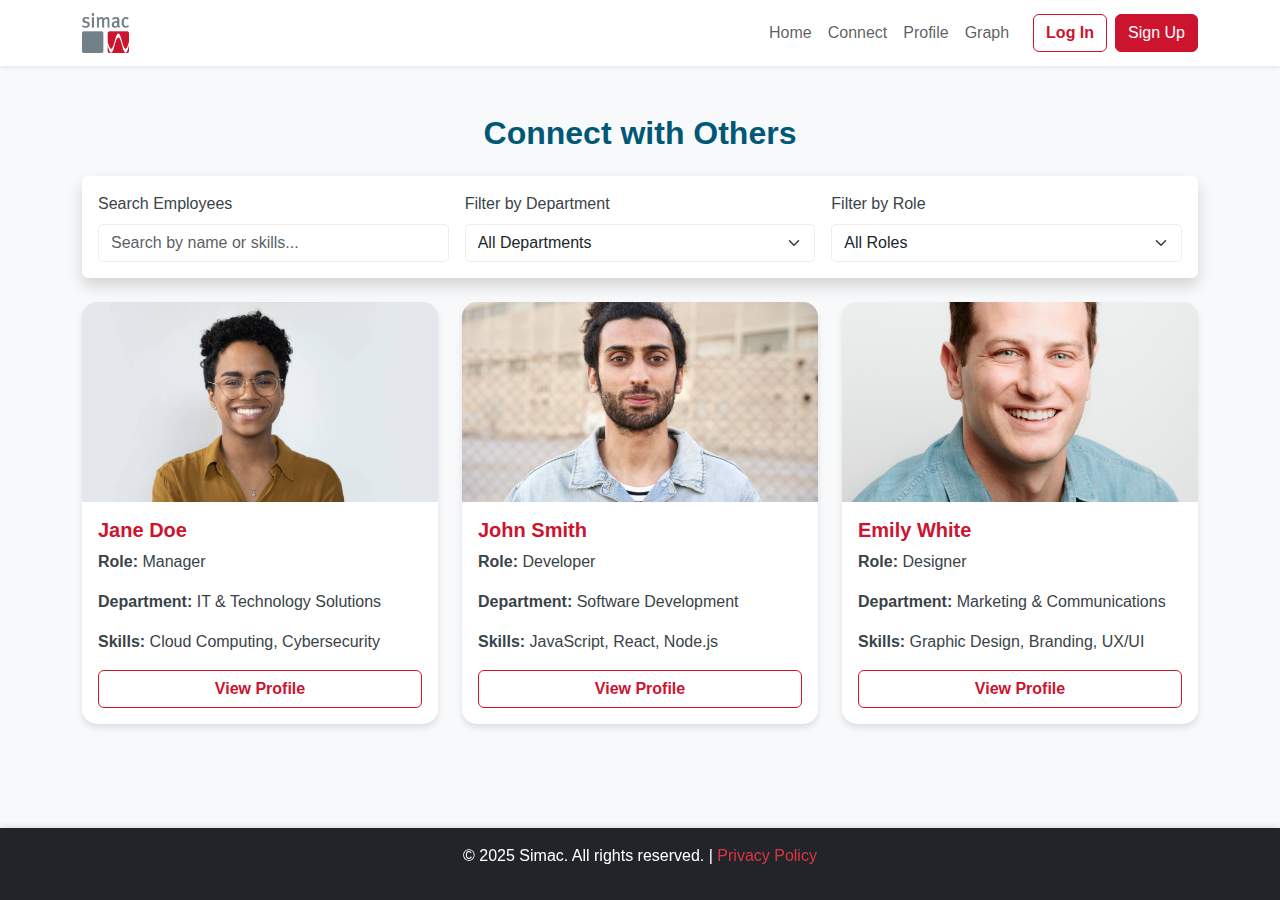
<file: pages/connect.html>
<!DOCTYPE html>
<html lang="en">
<head>
  <meta charset="UTF-8">
  <meta name="viewport" content="width=device-width, initial-scale=1.0">
  <title>Connect with Others</title>
  <!-- Bootstrap CSS -->
  <link href="https://cdn.jsdelivr.net/npm/bootstrap@5.3.0-alpha3/dist/css/bootstrap.min.css" rel="stylesheet">
  <!-- Custom Styles -->
  <link href="/css/style.css" rel="stylesheet">
  <style>
    /* CSS for Sticky Footer */
    body {
      display: flex;
      flex-direction: column;
      min-height: 100vh;
      margin: 0;
    }

    #header-placeholder {
      flex-shrink: 0;
    }

    #content {
      flex: 1;
      padding-bottom: 60px; /* Reserve space for footer height */
    }

    #footer-placeholder footer {
      flex-shrink: 0;
      position: fixed;
      bottom: 0;
      left: 0;
      width: 100%;
      background: #f8f9fa;
      padding: 10px 0;
      box-shadow: 0 -2px 5px rgba(0, 0, 0, 0.1);
      z-index: 1000;
    }
  </style>
</head>
<body>
  <!-- Header Placeholder -->
  <div id="header-placeholder">Loading header...</div>

  <!-- Main Content -->
  <div id="content" class="container my-5">
    <h2 class="text-center mb-4">Connect with Others</h2>
    <div class="search-bar mb-4 p-3 bg-white rounded shadow">
      <div class="row g-3">
        <div class="col-md-4">
          <label for="searchInput" class="form-label">Search Employees</label>
          <input type="text" id="searchInput" class="form-control" placeholder="Search by name or skills...">
        </div>
        <div class="col-md-4">
          <label for="departmentFilter" class="form-label">Filter by Department</label>
          <select id="departmentFilter" class="form-select">
            <option value="" selected>All Departments</option>
            <option value="IT & Technology Solutions">IT & Technology Solutions</option>
            <option value="Software Development">Software Development</option>
            <option value="Marketing & Communications">Marketing & Communications</option>
          </select>
        </div>
        <div class="col-md-4">
          <label for="roleFilter" class="form-label">Filter by Role</label>
          <select id="roleFilter" class="form-select">
            <option value="" selected>All Roles</option>
            <option value="Manager">Manager</option>
            <option value="Developer">Developer</option>
            <option value="Designer">Designer</option>
          </select>
        </div>
      </div>
    </div>

    <!-- Profile Cards -->
    <div class="row gy-4" id="profilesContainer"></div>
  </div>

  <!-- Footer Placeholder -->
  <div id="footer-placeholder">Loading footer...</div>

  <!-- Bootstrap JS -->
  <script src="https://cdn.jsdelivr.net/npm/bootstrap@5.3.0-alpha3/dist/js/bootstrap.bundle.min.js"></script>
  <!-- Header and Footer Loading -->
  <script>
    // Load Header Dynamically
    fetch('/components/header.html')
      .then(response => response.text())
      .then(data => {
        document.getElementById('header-placeholder').innerHTML = data;
      })
      .catch(error => console.error('Error loading header:', error));

    // Load Footer Dynamically
    fetch('/components/footer.html')
      .then(response => response.text())
      .then(data => {
        document.getElementById('footer-placeholder').innerHTML = data;
      })
      .catch(error => console.error('Error loading footer:', error));
  </script>
  <!-- Employee Dataset -->
  <script src="/js/employees.js" defer></script>
  <!-- Connect Page Logic -->
  <script src="/js/connect.js" defer></script>
  <!-- Mock Diagram Logic -->
  <script src="/js/mock_diagram.js" defer></script>
</body>
</html>
</file>
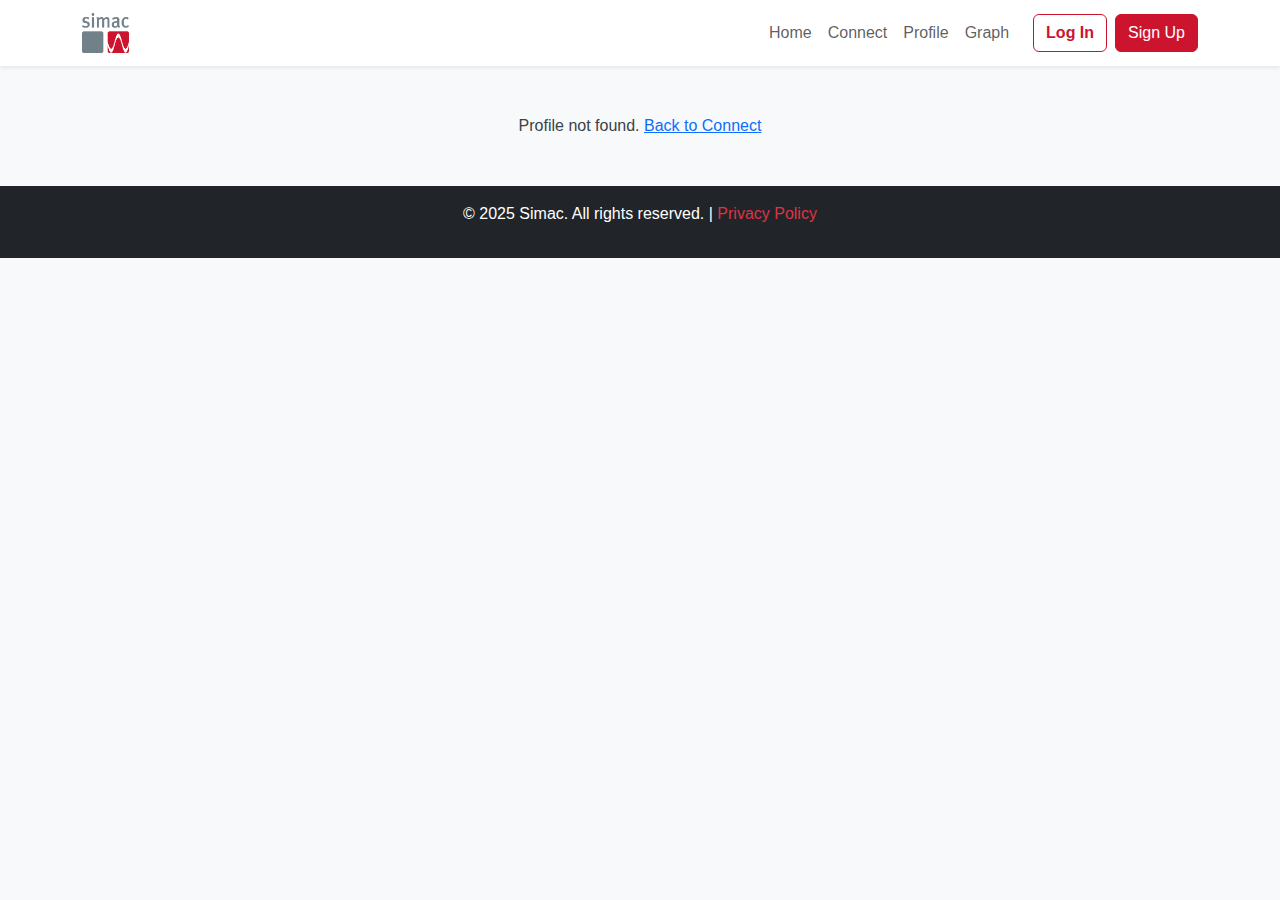
<file: pages/profile.html>
<!DOCTYPE html>
<html lang="en">
<head>
  <meta charset="UTF-8">
  <meta name="viewport" content="width=device-width, initial-scale=1.0">
  <title>Employee Profile</title>

  <!-- Bootstrap CSS -->
  <link href="https://cdn.jsdelivr.net/npm/bootstrap@5.3.0-alpha3/dist/css/bootstrap.min.css" rel="stylesheet">

  <!-- Custom CSS -->
  <link href="/css/style.css" rel="stylesheet">
</head>
<body>
  <!-- Header Placeholder -->
  <div id="header-placeholder"></div>
  <!-- End of Header Placeholder -->

  <!-- Profile Content -->
  <div class="container my-5">
    <!-- Dynamic Profile Content will be loaded here -->
    <div id="profileContent"></div>
  </div>
  <!-- End of Profile Content -->

  <!-- Footer Placeholder -->
  <div id="footer-placeholder"></div>
  <!-- End of Footer Placeholder -->

  <!-- Bootstrap JS -->
  <script src="https://cdn.jsdelivr.net/npm/bootstrap@5.3.0-alpha3/dist/js/bootstrap.bundle.min.js"></script>

  <!-- Custom JS -->
  <script src="/js/employees.js" defer></script>
  <script src="/js/profile.js" defer></script>
</body>
</html>
</file>
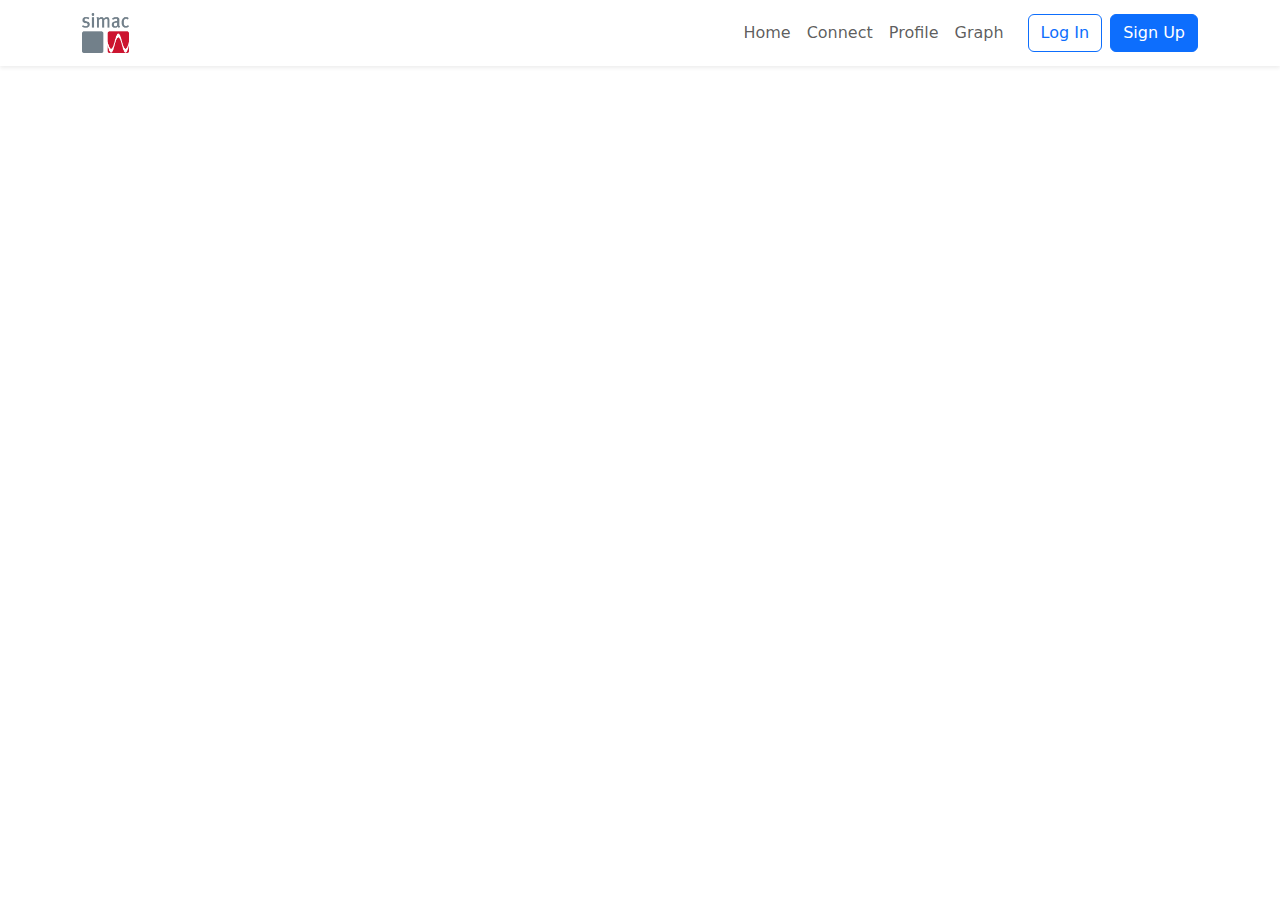
<file: pages/test_2.html>
<!DOCTYPE html>
<html lang="en">
<head>
  <meta charset="UTF-8">
  <meta name="viewport" content="width=device-width, initial-scale=1.0">
  <title>Simac Connect</title>

  <!-- Bootstrap CSS -->
  <link href="https://cdn.jsdelivr.net/npm/bootstrap@5.3.0-alpha3/dist/css/bootstrap.min.css" rel="stylesheet">

  <!-- Custom Styles for Active Links -->
  <style>
    .nav-link.active {
      font-weight: bold;
      color: #007bff !important;
    }
  </style>
</head>
<body>
  <!-- Header Placeholder -->
  <div id="header-placeholder">Loading header...</div>

  <!-- Bootstrap JS -->
  <script src="https://cdn.jsdelivr.net/npm/bootstrap@5.3.0-alpha3/dist/js/bootstrap.bundle.min.js"></script>



































  
  <!-- Custom JS -->
  <script>
    // Same script as above to calculate the correct path and load the header dynamically
    const currentPath = window.location.pathname;
    const relativePathToComponents = currentPath.includes('/pages/')
      ? '../components/header.html'
      : './components/header.html';

    fetch(relativePathToComponents)
      .then(response => {
        if (!response.ok) throw new Error('Header file not found');
        return response.text();
      })
      .then(data => {
        document.getElementById('header-placeholder').innerHTML = data;

        const links = document.querySelectorAll('.nav-link');
        const currentPage = location.pathname.split('/').pop();
        links.forEach(link => {
          if (link.getAttribute('href').includes(currentPage)) {
            link.classList.add('active');
          }
        });
      })
      .catch(error => {
        console.error('Error loading header:', error);
        document.getElementById('header-placeholder').innerHTML = '<p>Failed to load header. Please try again later.</p>';
      });
  </script>
</body>
</html>
</file>
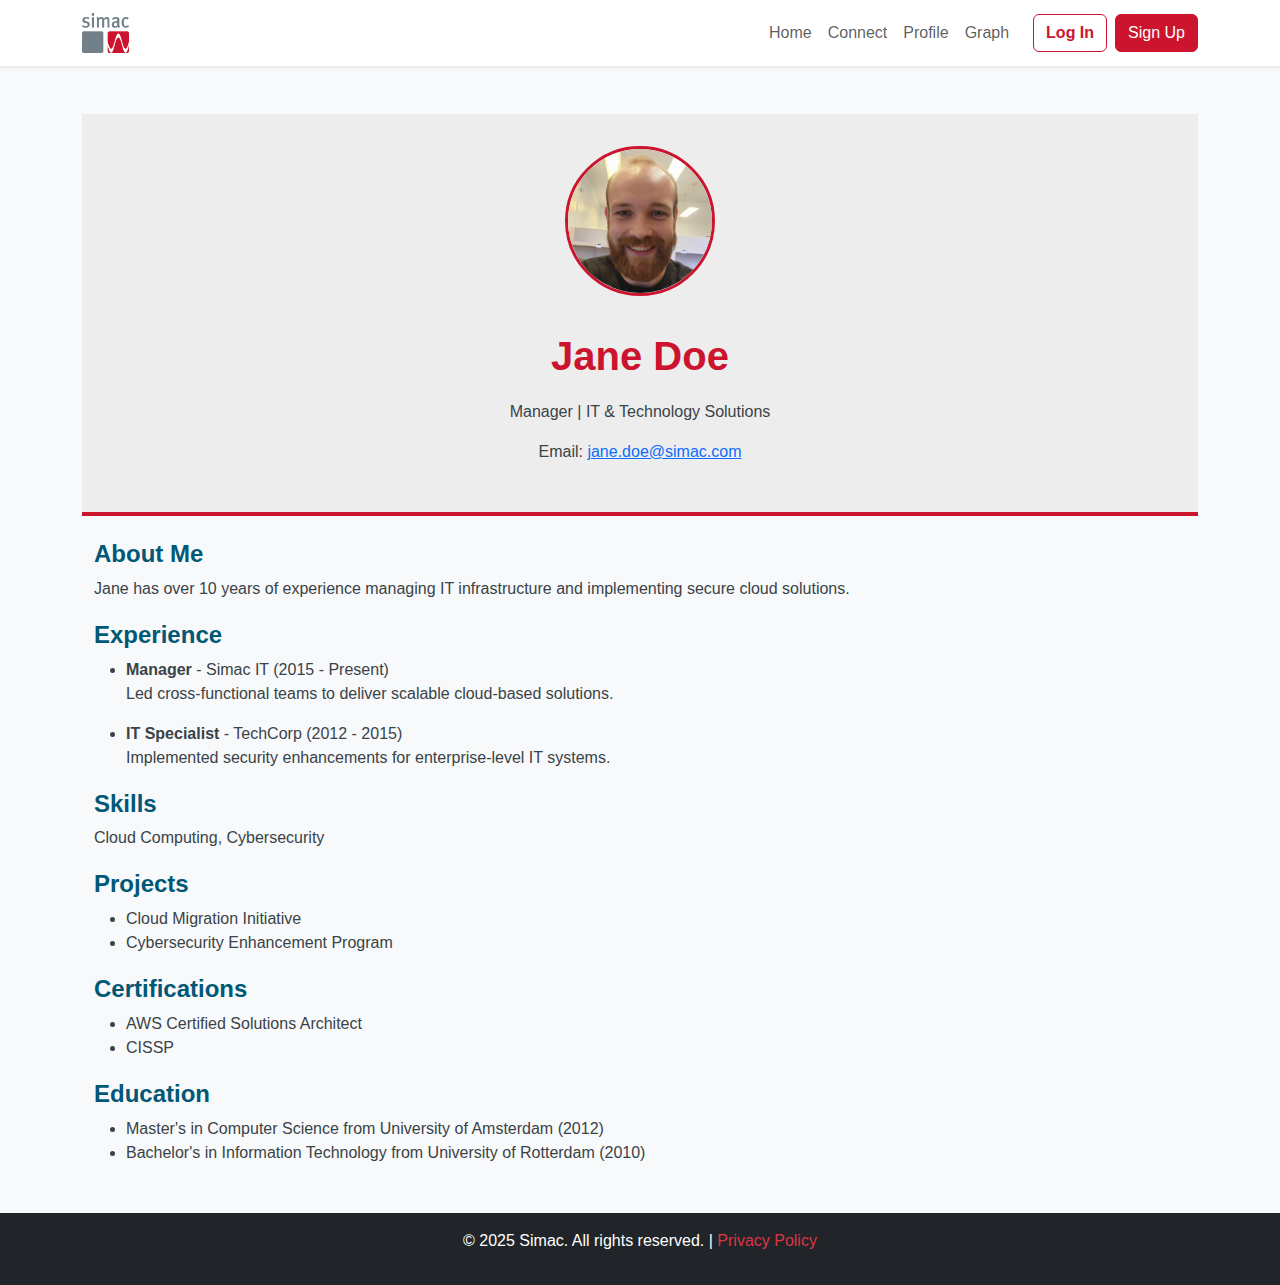
<file: pages/user_profile.html>
<!DOCTYPE html>
<html lang="en">
<head>
  <meta charset="UTF-8">
  <meta name="viewport" content="width=device-width, initial-scale=1.0">
  <title>My Profile</title>
  <link href="https://cdn.jsdelivr.net/npm/bootstrap@5.3.0-alpha3/dist/css/bootstrap.min.css" rel="stylesheet">
  <link href="/css/style.css" rel="stylesheet">
  <script src="/js/employees.js" defer></script>
  <script src="/js/user-profile.js" defer></script>
</head>
<body>
  <!-- Header Placeholder -->
  <div id="header-placeholder"></div>

  <!-- Profile Content -->
  <div class="container my-5">
    <div id="userProfileContent"></div>
  </div>
 
  <!-- Footer Placeholder -->
  <div id="footer-placeholder"></div>

  <!-- Bootstrap JS -->
  <script src="https://cdn.jsdelivr.net/npm/bootstrap@5.3.0-alpha3/dist/js/bootstrap.bundle.min.js"></script>
</body>
</html>
</file>
<file: css/style.css>
/* General Styles */
body {
  font-family: 'Open Sans', sans-serif;
  background-color: #F8F9FA;
  color: #394348;
}

h2 {
  font-weight: bold;
  color: #005876; /* Simac Blue */
}

/* Search and Filter Bar */
.search-bar {
  border-radius: 10px;
  background-color: white;
  padding: 15px;
  box-shadow: 0 4px 10px rgba(0, 0, 0, 0.1);
}

.search-bar .form-control,
.search-bar .form-select {
  border: 1px solid #EDEDED;
  border-radius: 5px;
}

/* Profile Cards */
.card {
  border: none;
  border-radius: 15px;
  box-shadow: 0 4px 6px rgba(0, 0, 0, 0.1);
  transition: transform 0.3s ease, box-shadow 0.3s ease;
}

.card:hover {
  transform: translateY(-5px);
  box-shadow: 0 8px 15px rgba(0, 0, 0, 0.2);
}

.card img {
  object-fit: cover;
  width: 100%;
  height: 200px;
  border-top-left-radius: 15px;
  border-top-right-radius: 15px;
}

.card h5 {
  font-weight: bold;
  color: #CC142F; /* Simac Red */
}

.card p {
  color: #394348;
}

/* Buttons */
.btn-outline-primary {
  color: #CC142F; /* Simac Red */
  border-color: #CC142F;
  font-weight: bold;
}

.btn-outline-primary:hover {
  background-color: #CC142F;
  color: white;
}

/* Profile Header */
.profile-header {
  text-align: center;
  padding: 2rem;
  background-color: #EDEDED;
  border-bottom: 4px solid #CC142F;
}

.profile-header img {
  width: 150px;
  height: 150px;
  border-radius: 50%;
  border: 3px solid #CC142F; /* Simac Red */
}

.profile-header h1 {
  color: #CC142F;
  font-weight: bold;
}

.profile-header p {
  color: #394348;
}

/* Section Titles */
.section-title {
  font-size: 1.5rem;
  color: #005876; /* Simac Blue */
  margin-top: 20px;
  font-weight: bold;
}

/* Fonts and Typography */
body {
  font-family: 'Open Sans', sans-serif;
  background-color: #F8F9FA;
  color: #394348;
}

h1, h2, h5 {
  font-family: 'Geogrotesque', sans-serif;
}

h1 {
  font-size: 2.5rem;
  color: #CC142F; /* Simac red */
  font-weight: bold;
}

h2 {
  color: #005876; /* Simac blue */
  font-weight: bold;
}

h5 {
  color: #CC142F; /* Simac red */
  font-weight: bold;
}

/* Cards and Buttons */
.card {
  border: none;
  border-radius: 15px;
  box-shadow: 0 4px 6px rgba(0, 0, 0, 0.1);
  background-color: #FFFFFF;
  transition: transform 0.3s ease, box-shadow 0.3s ease;
}

.card:hover {
  transform: translateY(-5px);
  box-shadow: 0 8px 15px rgba(0, 0, 0, 0.15);
}

.icon-circle {
  background-color: #EDEDED;
  border-radius: 50%;
  width: 60px;
  height: 60px;
  display: flex;
  align-items: center;
  justify-content: center;
  margin: 0 auto 15px;
}

.icon-circle i {
  font-size: 1.5rem;
  color: #CC142F; /* Simac red */
}

.btn-primary {
  background-color: #CC142F;
  border-color: #CC142F;
}

.btn-primary:hover {
  background-color: #A9102C;
}

.btn-outline-primary {
  color: #CC142F;
  border-color: #CC142F;
}

.btn-outline-primary:hover {
  background-color: #CC142F;
  color: white;
}

/* Video Section Styling */
.video-section {
  position: relative;
  overflow: hidden;
  height: 60vh;
}

.video-section iframe {
  position: absolute;
  top: 0;
  left: 0;
  width: 100%;
  height: 100%;
  pointer-events: none;
}

footer {
  background-color: #394348;
  color: white;
  text-align: center;
  padding: 20px;
}

footer a {
  color: #CC142F;
  text-decoration: none;
}

footer a:hover {
  text-decoration: underline;
}

#employeeNetwork {
  background-color: #F8F9FA;
  border-radius: 10px;
  margin-top: 20px;
}

#connectionsGraph {
  width: 100%;
  height: 500px;
  border: 1px solid #ccc;
  background-color: #F8F9FA;
  border-radius: 10px;
}
.card img {
  object-fit: cover; /* Ensures the image covers the specified dimensions */
  width: 100%; /* Matches the width of the card */
  height: 200px; /* Fixed height for all images */
  border-top-left-radius: 15px; /* Matches the card's border radius */
  border-top-right-radius: 15px; /* Matches the card's border radius */
}

#simacNetwork {
  background-color: #F8F9FA;
  border-radius: 10px;
  margin-top: 20px;
}

* Basic styles */
body {
  font-family: Arial, sans-serif;
  margin: 0;
  padding: 0;
  text-align: center;
  background-color: #f4f4f4;
}

h1 {
  margin: 20px;
  color: #333;
}

#company-graph {
  width: 100%;
  height: 600px;
  border: 1px solid #ccc;
  margin: 0 auto;
}

/* Highlight style for nodes and edges */
.highlighted {
  background-color: #ff6666 !important;
  line-color: #ff6666 !important;
  transition-property: background-color, line-color;
  transition-duration: 0.3s;
</file>
